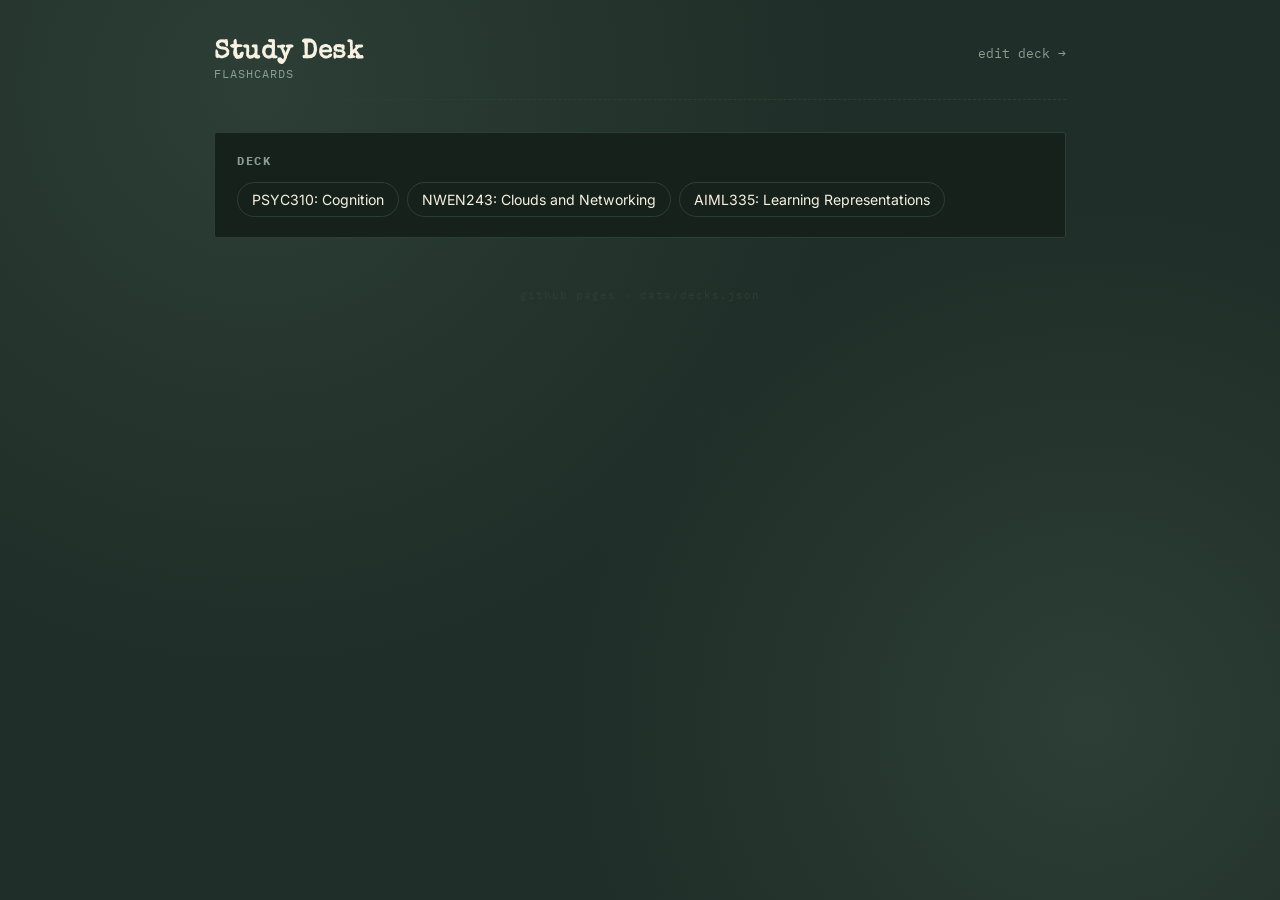
<file: index.html>
<!DOCTYPE html>
<html lang="en">
<head>
<meta charset="UTF-8" />
<meta name="viewport" content="width=device-width, initial-scale=1.0" />
<title>Study Desk</title>
<link rel="preconnect" href="https://fonts.googleapis.com">
<link href="https://fonts.googleapis.com/css2?family=Special+Elite&family=Inter:wght@400;500;600;700&family=IBM+Plex+Mono:wght@400;500&display=swap" rel="stylesheet">
<link rel="stylesheet" href="css/style.css" />
</head>
<body>
<div class="wrap">

  <header class="top">
    <div>
      <h1>Study Desk</h1>
      <div class="tag">flashcards</div>
    </div>
    <nav><a href="admin.html">edit deck →</a></nav>
  </header>

  <!-- Step 1: deck picker -->
  <section class="panel" id="deckPanel">
    <h2>Deck</h2>
    <div class="chip-row" id="deckChips"></div>
  </section>

  <!-- Step 2: section picker -->
  <section class="panel" id="sectionPanel" hidden>
    <h2>Sections</h2>
    <div class="chip-row" id="sectionChips"></div>
  </section>

  <!-- Step 3: card selection -->
  <section class="panel" id="cardPanel" hidden>
    <h2>Cards <span id="cardCount" style="color:var(--muted); font-weight:400; text-transform:none; letter-spacing:0;"></span></h2>
    <div class="card-list" id="cardList"></div>
    <div class="list-actions">
      <button id="selectAll">select all</button>
      <button id="selectNone">select none</button>
    </div>
    <div class="controls-row">
      <label class="toggle"><input type="checkbox" id="shuffleToggle" checked> shuffle</label>
      <button class="btn" id="startBtn" disabled>Study selected cards</button>
    </div>
  </section>

  <!-- Step 4: study stage -->
  <section id="studySection" hidden>
    <div class="study-stage">
      <div class="progress" id="progressLabel"></div>
      <div class="card-scene">
        <div class="flashcard" id="flashcard">
          <div class="face front"><div class="content" id="frontText"></div></div>
          <div class="face back"><div class="content" id="backText"></div></div>
        </div>
      </div>
      <div class="hint">tap card to flip</div>
      <div class="nav-row">
        <button class="icon-btn" id="prevBtn" aria-label="previous card">‹</button>
        <button class="btn secondary" id="reshuffleBtn">Reshuffle</button>
        <button class="icon-btn" id="nextBtn" aria-label="next card">›</button>
      </div>
      <div class="controls-row" style="margin-top:20px;">
        <button class="btn secondary" id="backToSelectionBtn">← change selection</button>
      </div>
    </div>
  </section>

  <div class="empty-state" id="emptyState" hidden>No decks found. Add one from the edit page.</div>

  <footer class="foot">github pages · data/decks.json</footer>
</div>

<script src="js/app.js"></script>
</body>
</html>
</file>
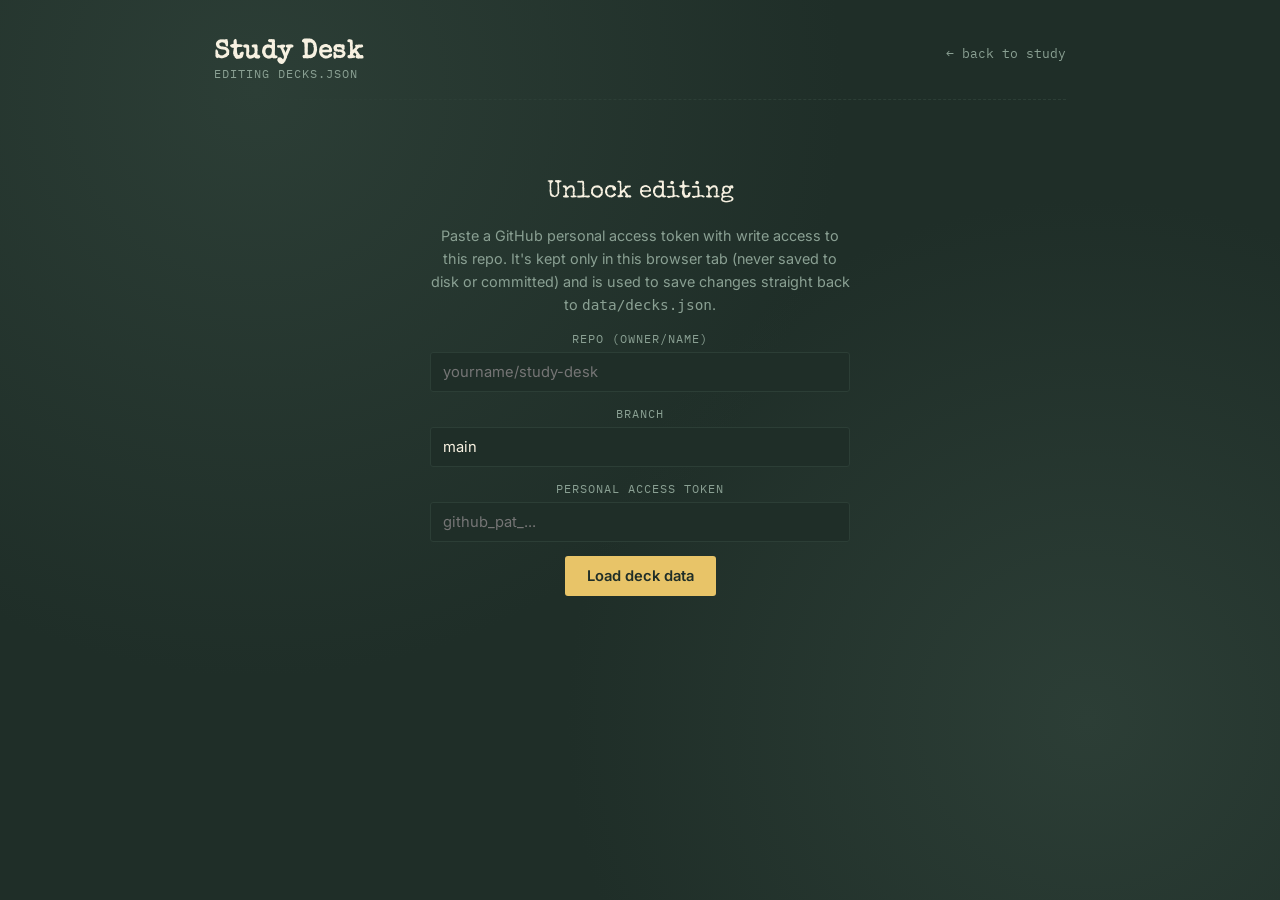
<file: admin.html>
<!DOCTYPE html>
<html lang="en">
<head>
<meta charset="UTF-8" />
<meta name="viewport" content="width=device-width, initial-scale=1.0" />
<title>Study Desk — Edit</title>
<link rel="preconnect" href="https://fonts.googleapis.com">
<link href="https://fonts.googleapis.com/css2?family=Special+Elite&family=Inter:wght@400;500;600;700&family=IBM+Plex+Mono:wght@400;500&display=swap" rel="stylesheet">
<link rel="stylesheet" href="css/style.css" />
</head>
<body>
<div class="wrap">

  <header class="top">
    <div>
      <h1>Study Desk</h1>
      <div class="tag">editing decks.json</div>
    </div>
    <nav><a href="index.html">← back to study</a></nav>
  </header>

  <!-- Token gate -->
  <section class="gate" id="gate">
    <h2 style="font-family:var(--font-display); font-weight:normal;">Unlock editing</h2>
    <p>
      Paste a GitHub personal access token with write access to this repo.
      It's kept only in this browser tab (never saved to disk or committed)
      and is used to save changes straight back to <code>data/decks.json</code>.
    </p>
    <div class="field">
      <label for="repoInput">Repo (owner/name)</label>
      <input type="text" id="repoInput" placeholder="yourname/study-desk">
    </div>
    <div class="field">
      <label for="branchInput">Branch</label>
      <input type="text" id="branchInput" value="main">
    </div>
    <div class="field">
      <label for="tokenInput">Personal access token</label>
      <input type="password" id="tokenInput" placeholder="github_pat_...">
    </div>
    <button class="btn" id="unlockBtn">Load deck data</button>
    <div class="status-msg" id="gateStatus"></div>
  </section>

  <!-- Editor -->
  <div id="editor" hidden>
    <div class="admin-grid">
      <div class="panel">
        <h2>Decks</h2>
        <div class="tree" id="tree"></div>
        <div class="list-actions" style="margin-top:14px;">
          <button id="addDeckBtn">+ add deck</button>
        </div>
      </div>

      <div class="panel">
        <h2 id="editorTitle">Select a section</h2>
        <div id="sectionEditor"></div>
      </div>
    </div>

    <div class="controls-row" style="margin-top:20px;">
      <button class="btn" id="saveBtn">Save to GitHub</button>
      <div class="status-msg" id="saveStatus"></div>
    </div>
  </div>

</div>

<script src="js/admin.js"></script>
</body>
</html>
</file>
<file: css/style.css>
/* ============================================================
   Study Desk — design tokens
   A dark chalkboard/desk surface with cream index cards on top.
   Signature element: cards rendered as literal ruled index cards
   with a red margin rule, that flip like a real card.
   ============================================================ */

:root {
  --desk: #1F2E28;
  --desk-alt: #16211C;
  --desk-line: #2C3E36;
  --paper: #F7F1E1;
  --paper-shadow: #E4DBC4;
  --rule-blue: #A9C4DA;
  --margin-red: #B8433C;
  --ink: #22333B;
  --ink-soft: #4A5A61;
  --chalk-gold: #E8C468;
  --chalk-gold-dim: #C7A24F;
  --muted: #8AA093;
  --success: #7FAE86;

  --font-display: 'Special Elite', 'Courier New', monospace;
  --font-body: 'Inter', -apple-system, BlinkMacSystemFont, 'Segoe UI', sans-serif;
  --font-mono: 'IBM Plex Mono', 'Courier New', monospace;

  --radius: 3px;
  --shadow-card: 0 6px 0 var(--paper-shadow), 0 10px 18px rgba(0,0,0,0.35);
}

* { box-sizing: border-box; }

html, body {
  margin: 0;
  padding: 0;
  background: var(--desk);
  background-image:
    radial-gradient(circle at 20% 10%, var(--desk-line) 0%, transparent 45%),
    radial-gradient(circle at 85% 80%, var(--desk-line) 0%, transparent 40%);
  color: var(--paper);
  font-family: var(--font-body);
  min-height: 100vh;
}

a { color: var(--chalk-gold); }

::selection { background: var(--chalk-gold); color: var(--desk); }

/* focus visibility */
button:focus-visible,
input:focus-visible,
select:focus-visible,
[tabindex]:focus-visible {
  outline: 2px solid var(--chalk-gold);
  outline-offset: 2px;
}

@media (prefers-reduced-motion: reduce) {
  * { animation-duration: 0.001ms !important; transition-duration: 0.001ms !important; }
}

/* ---------------- layout shell ---------------- */

.wrap {
  max-width: 900px;
  margin: 0 auto;
  padding: 40px 24px 80px;
}

header.top {
  display: flex;
  align-items: baseline;
  justify-content: space-between;
  border-bottom: 1px dashed var(--desk-line);
  padding-bottom: 18px;
  margin-bottom: 32px;
  flex-wrap: wrap;
  gap: 8px;
}

header.top h1 {
  font-family: var(--font-display);
  font-size: 1.6rem;
  letter-spacing: 0.5px;
  margin: 0;
  color: var(--paper);
}

header.top .tag {
  font-family: var(--font-mono);
  font-size: 0.75rem;
  color: var(--muted);
  text-transform: uppercase;
  letter-spacing: 1px;
}

header.top nav a {
  font-family: var(--font-mono);
  font-size: 0.8rem;
  color: var(--muted);
  text-decoration: none;
  border-bottom: 1px solid transparent;
}
header.top nav a:hover { color: var(--chalk-gold); border-bottom-color: var(--chalk-gold); }

/* ---------------- pickers (deck / section / card list) ---------------- */

.panel {
  background: var(--desk-alt);
  border: 1px solid var(--desk-line);
  border-radius: var(--radius);
  padding: 20px 22px;
  margin-bottom: 20px;
}

.panel h2 {
  font-family: var(--font-mono);
  font-size: 0.75rem;
  text-transform: uppercase;
  letter-spacing: 1.5px;
  color: var(--muted);
  margin: 0 0 14px;
}

.chip-row {
  display: flex;
  flex-wrap: wrap;
  gap: 8px;
}

.chip {
  font-family: var(--font-body);
  font-size: 0.88rem;
  padding: 8px 14px;
  border-radius: 999px;
  border: 1px solid var(--desk-line);
  background: transparent;
  color: var(--paper);
  cursor: pointer;
  transition: background 0.15s, border-color 0.15s, color 0.15s;
}
.chip:hover { border-color: var(--chalk-gold-dim); }
.chip.active {
  background: var(--chalk-gold);
  border-color: var(--chalk-gold);
  color: var(--desk);
  font-weight: 600;
}

.card-list {
  display: flex;
  flex-direction: column;
  gap: 6px;
  max-height: 320px;
  overflow-y: auto;
  padding-right: 4px;
}

.card-list-item {
  display: flex;
  align-items: flex-start;
  gap: 10px;
  padding: 8px 10px;
  border-radius: var(--radius);
  font-size: 0.9rem;
  color: var(--paper);
}
.card-list-item:hover { background: var(--desk-line); }
.card-list-item input { margin-top: 3px; accent-color: var(--chalk-gold); }
.card-list-item .front { font-weight: 600; }
.card-list-item .back { color: var(--muted); font-size: 0.82rem; }

.list-actions {
  display: flex;
  gap: 10px;
  margin-top: 12px;
  font-family: var(--font-mono);
  font-size: 0.75rem;
}
.list-actions button {
  background: none;
  border: none;
  color: var(--chalk-gold);
  cursor: pointer;
  padding: 0;
  text-decoration: underline;
}

.controls-row {
  display: flex;
  align-items: center;
  gap: 14px;
  flex-wrap: wrap;
  margin-top: 6px;
}

.btn {
  font-family: var(--font-body);
  font-weight: 600;
  font-size: 0.92rem;
  padding: 11px 22px;
  border-radius: var(--radius);
  border: none;
  cursor: pointer;
  background: var(--chalk-gold);
  color: var(--desk);
  transition: transform 0.1s, background 0.15s;
}
.btn:hover { background: var(--chalk-gold-dim); }
.btn:active { transform: translateY(1px); }
.btn.secondary {
  background: transparent;
  color: var(--paper);
  border: 1px solid var(--desk-line);
}
.btn.secondary:hover { border-color: var(--chalk-gold-dim); }
.btn:disabled { opacity: 0.4; cursor: not-allowed; }

label.toggle {
  display: flex;
  align-items: center;
  gap: 7px;
  font-family: var(--font-mono);
  font-size: 0.8rem;
  color: var(--muted);
  cursor: pointer;
}
label.toggle input { accent-color: var(--chalk-gold); }

/* ---------------- study view ---------------- */

.study-stage {
  display: flex;
  flex-direction: column;
  align-items: center;
  padding: 30px 0 10px;
}

.progress {
  font-family: var(--font-mono);
  font-size: 0.8rem;
  color: var(--muted);
  margin-bottom: 18px;
  letter-spacing: 1px;
}

.card-scene {
  width: 100%;
  max-width: 480px;
  height: 300px;
  perspective: 1400px;
}

.flashcard {
  position: relative;
  width: 100%;
  height: 100%;
  cursor: pointer;
  transform-style: preserve-3d;
  transition: transform 0.5s cubic-bezier(0.4, 0.2, 0.2, 1);
}
.flashcard.flipped { transform: rotateY(180deg); }

.face {
  position: absolute;
  inset: 0;
  backface-visibility: hidden;
  border-radius: var(--radius);
  background: var(--paper);
  box-shadow: var(--shadow-card);
  padding: 32px 30px 32px 54px;
  display: flex;
  align-items: center;
  justify-content: center;
  text-align: center;
  color: var(--ink);
  background-image: repeating-linear-gradient(
    var(--paper) 0px, var(--paper) 34px,
    var(--rule-blue) 35px, var(--paper) 36px
  );
}

.face::before {
  content: "";
  position: absolute;
  left: 26px;
  top: 0;
  bottom: 0;
  width: 2px;
  background: var(--margin-red);
  opacity: 0.75;
}

.face::after {
  /* punch holes */
  content: "";
  position: absolute;
  left: 10px;
  top: 24px;
  width: 8px;
  height: 8px;
  border-radius: 50%;
  background: var(--desk);
  box-shadow: 0 60px 0 var(--desk), 0 120px 0 var(--desk), 0 180px 0 var(--desk);
}

.face .content {
  font-size: 1.25rem;
  font-weight: 600;
  line-height: 1.4;
  max-height: 100%;
  overflow-y: auto;
}

.face.back {
  transform: rotateY(180deg);
  color: var(--ink-soft);
}
.face.back .content { font-weight: 500; font-size: 1.1rem; }

.hint {
  font-family: var(--font-mono);
  font-size: 0.7rem;
  color: var(--muted);
  margin-top: 14px;
  letter-spacing: 1px;
  text-transform: uppercase;
}

.nav-row {
  display: flex;
  align-items: center;
  gap: 18px;
  margin-top: 24px;
}

.icon-btn {
  background: var(--desk-alt);
  border: 1px solid var(--desk-line);
  color: var(--paper);
  width: 44px;
  height: 44px;
  border-radius: 50%;
  font-size: 1.1rem;
  cursor: pointer;
  display: flex;
  align-items: center;
  justify-content: center;
}
.icon-btn:hover { border-color: var(--chalk-gold-dim); color: var(--chalk-gold); }
.icon-btn:disabled { opacity: 0.3; cursor: not-allowed; }

.empty-state {
  text-align: center;
  padding: 60px 20px;
  color: var(--muted);
  font-family: var(--font-mono);
  font-size: 0.85rem;
}

footer.foot {
  text-align: center;
  margin-top: 50px;
  font-family: var(--font-mono);
  font-size: 0.7rem;
  color: var(--desk-line);
  letter-spacing: 1px;
}

/* ---------------- admin-specific ---------------- */

.admin-grid {
  display: grid;
  grid-template-columns: 260px 1fr;
  gap: 20px;
}
@media (max-width: 720px) {
  .admin-grid { grid-template-columns: 1fr; }
}

.tree {
  display: flex;
  flex-direction: column;
  gap: 4px;
}
.tree-deck { font-weight: 700; margin-top: 10px; }
.tree-section { padding-left: 14px; color: var(--muted); cursor: pointer; padding: 4px 0; }
.tree-section:hover, .tree-section.active { color: var(--chalk-gold); }

.field {
  margin-bottom: 14px;
}
.field label {
  display: block;
  font-family: var(--font-mono);
  font-size: 0.72rem;
  text-transform: uppercase;
  letter-spacing: 1px;
  color: var(--muted);
  margin-bottom: 6px;
}
.field input[type="text"],
.field input[type="password"],
.field textarea {
  width: 100%;
  background: var(--desk);
  border: 1px solid var(--desk-line);
  border-radius: var(--radius);
  color: var(--paper);
  padding: 10px 12px;
  font-family: var(--font-body);
  font-size: 0.92rem;
}
.field textarea { min-height: 70px; resize: vertical; }

.card-row {
  border: 1px solid var(--desk-line);
  border-radius: var(--radius);
  padding: 14px;
  margin-bottom: 10px;
  position: relative;
}
.card-row .remove {
  position: absolute;
  top: 10px;
  right: 10px;
  background: none;
  border: none;
  color: var(--muted);
  cursor: pointer;
  font-size: 0.75rem;
}
.card-row .remove:hover { color: var(--margin-red); }

.status-msg {
  font-family: var(--font-mono);
  font-size: 0.8rem;
  margin-top: 10px;
}
.status-msg.ok { color: var(--success); }
.status-msg.err { color: var(--margin-red); }

.gate {
  max-width: 420px;
  margin: 80px auto;
  text-align: center;
}
.gate p { color: var(--muted); font-size: 0.9rem; line-height: 1.6; }
</file>
